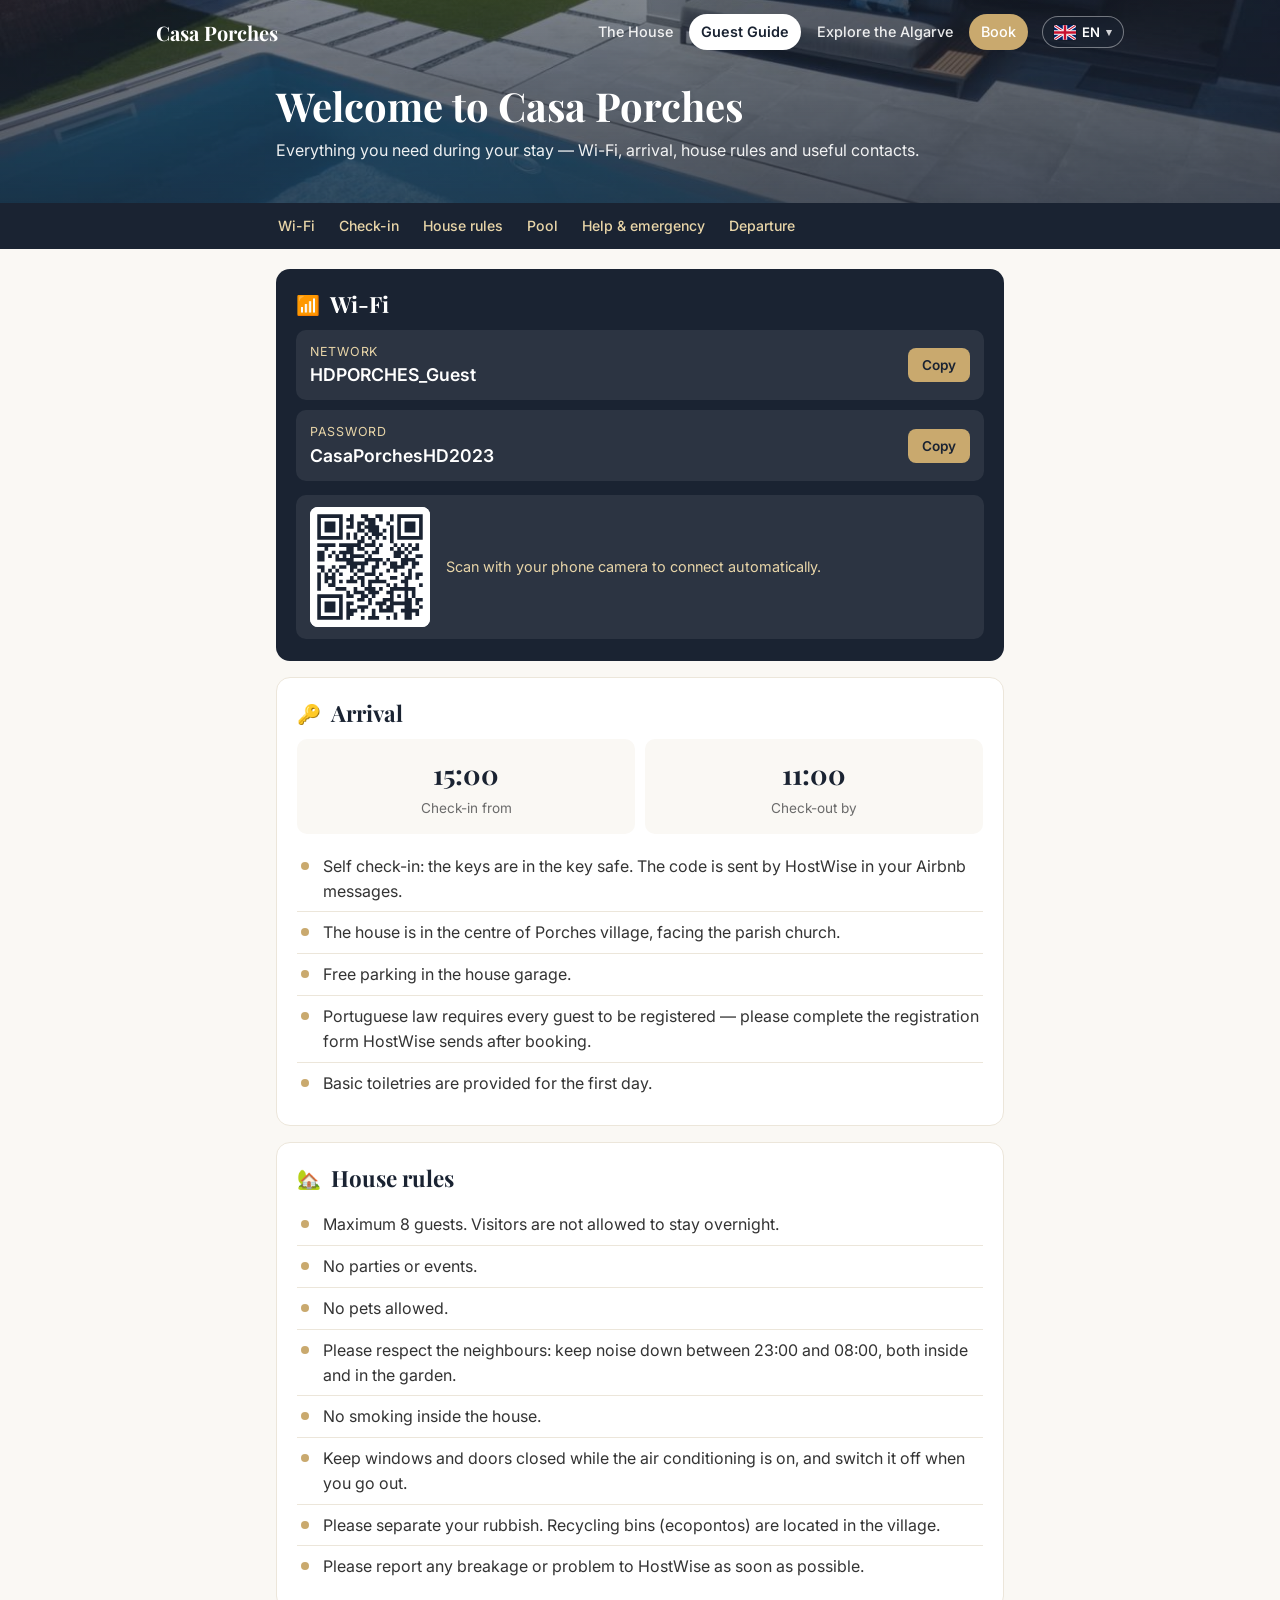
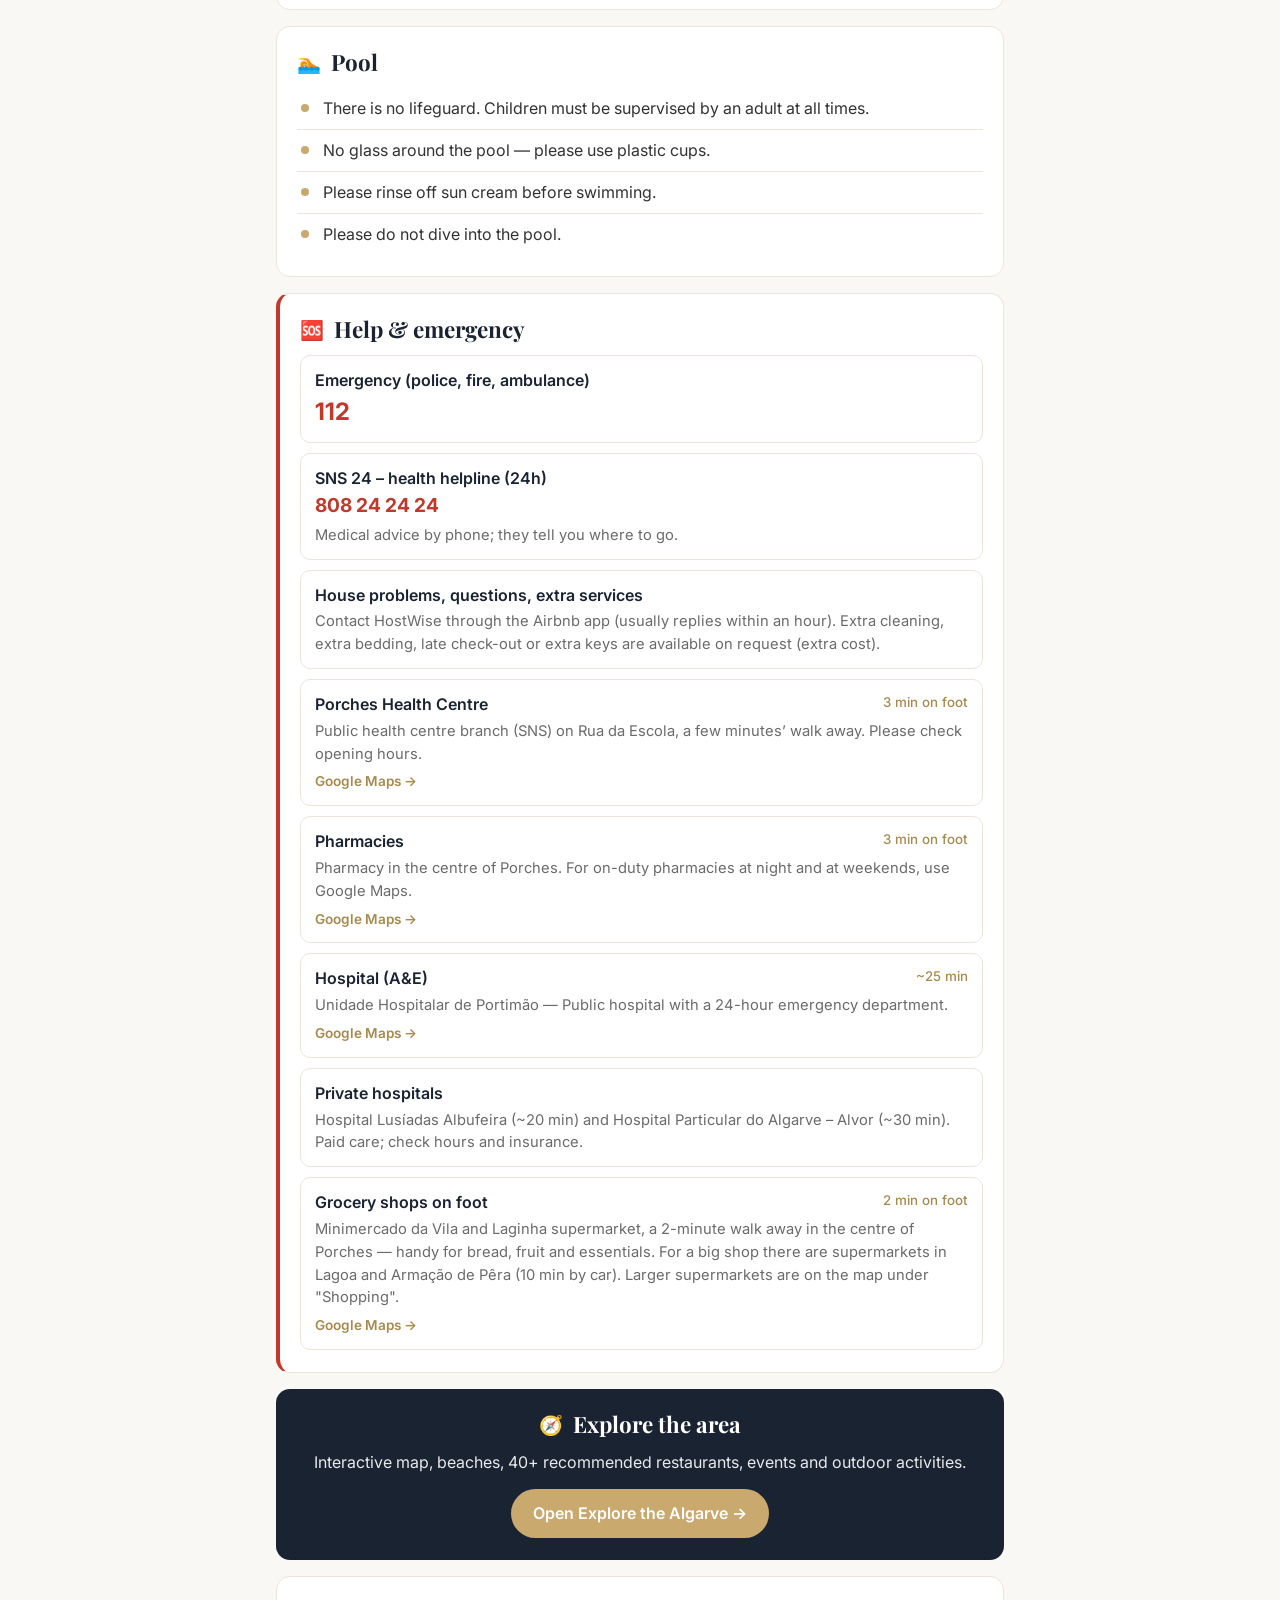
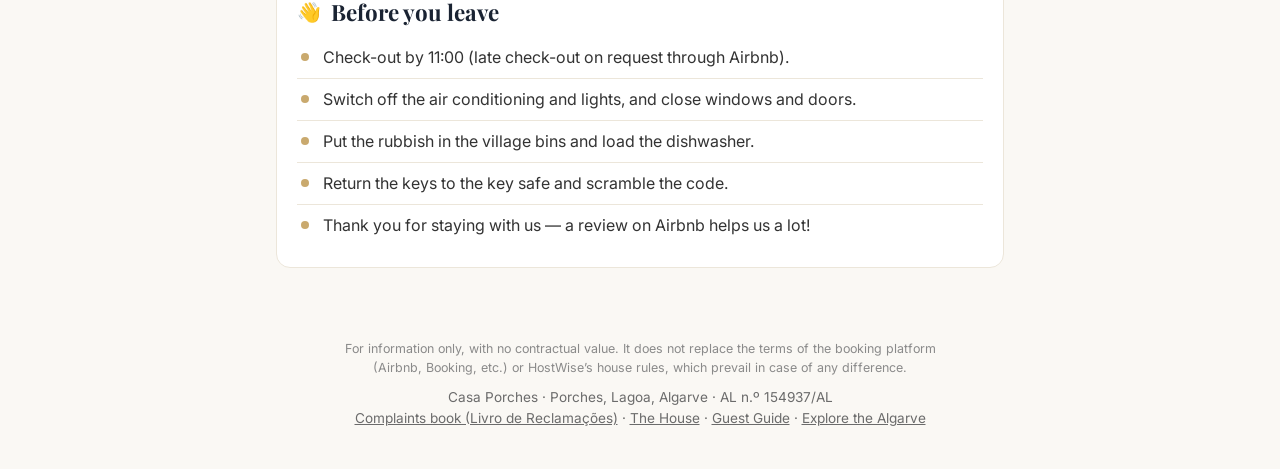
<file: guia.html>
<!DOCTYPE html>
<html lang="en">
<head>
<meta charset="UTF-8">
<meta name="viewport" content="width=device-width, initial-scale=1.0">
<title>Guest Guide | Casa Porches</title>
<meta name="description" content="Guest guide for Casa Porches, Algarve: Wi-Fi, check-in, house rules, beaches, restaurants and useful contacts.">
<meta name="robots" content="noindex">
<link rel="preconnect" href="https://fonts.googleapis.com">
<link rel="preconnect" href="https://fonts.gstatic.com" crossorigin>
<link href="https://fonts.googleapis.com/css2?family=Playfair+Display:wght@600;700&family=Inter:wght@400;500;600&display=swap" rel="stylesheet">
<link rel="stylesheet" href="guia.css?v=2">
</head>
<body data-page="guide">

<header>
  <div class="sitebar">
    <a class="brand" data-page href="index.html">Casa Porches</a>
    <nav class="mainnav"><a data-page href="index.html" data-t="site.home"></a><a data-page href="guia.html" data-t="site.guide" class="cur"></a><a data-page href="explorar.html" data-t="site.explore"></a><a data-page href="index.html#booking" data-t="site.book" class="book"></a></nav>
    <div class="lang-dd" id="langDD"><button class="lang-btn" id="langBtn" aria-haspopup="true" aria-expanded="false" aria-label="Language"></button><div class="lang-menu" id="langMenu" role="menu"></div></div>
  </div>
  <div class="hero">
    <h1 data-t="h1"></h1>
    <p data-t="sub"></p>
  </div>
</header>

<nav class="jump"><div>
  <a href="#wifi" data-t="nav.wifi"></a>
  <a href="#arrival" data-t="nav.arrival"></a>
  <a href="#rules" data-t="nav.rules"></a>
  <a href="#pool" data-t="nav.pool"></a>
  <a href="#help" data-t="nav.help"></a>
  <a href="#departure" data-t="nav.departure"></a>
</div></nav>

<main>

<section id="wifi" class="wifi">
  <h2><span class="ic">📶</span> <span data-t="nav.wifi"></span></h2>
  <div class="row">
    <div><div class="k" data-t="network"></div><div class="v" id="ssid"></div></div>
    <button data-copy="ssid" data-t="copy"></button>
  </div>
  <div class="row">
    <div><div class="k" data-t="password"></div><div class="v" id="pwd"></div></div>
    <button data-copy="pwd" data-t="copy"></button>
  </div>
  <div class="wqr"><img src="wifi-qr.svg?v=1" alt="Wi-Fi QR code" width="150" height="150"><p data-t="wifiScan"></p></div>
</section>

<section id="arrival">
  <h2><span class="ic">🔑</span> <span data-t="arrivalTitle"></span></h2>
  <div class="times">
    <div class="time"><b>15:00</b><span data-t="checkinFrom"></span></div>
    <div class="time"><b>11:00</b><span data-t="checkoutBy"></span></div>
  </div>
  <ul class="list" data-list="arrival"></ul>
</section>

<section id="rules">
  <h2><span class="ic">🏡</span> <span data-t="rulesTitle"></span></h2>
  <ul class="list" data-list="rules"></ul>
</section>

<section id="pool">
  <h2><span class="ic">🏊</span> <span data-t="poolTitle"></span></h2>
  <ul class="list" data-list="pool"></ul>
</section>

<section id="help" class="sos">
  <h2><span class="ic">🆘</span> <span data-t="helpTitle"></span></h2>
  <div class="cards">
    <div class="card"><div class="t"><span data-t="emergency"></span></div><a class="big" href="tel:112">112</a></div>
    <div class="card"><div class="t"><span data-t="sns"></span></div><a class="big" href="tel:+351808242424" style="font-size:1.2rem">808 24 24 24</a><p data-t="snsDesc"></p></div>
    <div class="card"><div class="t"><span data-t="host"></span></div><p data-t="hostDesc"></p></div>
    <div class="card"><div class="t"><span data-t="hcPorches"></span><small>3 min <span data-t="walk"></span></small></div><p data-t="hcPorchesDesc"></p>
      <a class="map" target="_blank" rel="noopener" href="https://www.google.com/maps/search/?api=1&query=Centro+de+Sa%C3%BAde+de+Porches">Google Maps →</a></div>
    <div class="card"><div class="t"><span data-t="pharmacies"></span><small>3 min <span data-t="walk"></span></small></div><p data-t="pharmPorches"></p>
      <a class="map" target="_blank" rel="noopener" href="https://www.google.com/maps/search/?api=1&query=farm%C3%A1cia+Porches">Google Maps →</a></div>
    <div class="card"><div class="t"><span data-t="hospital"></span><small>~25 min</small></div><p>Unidade Hospitalar de Portimão — <span data-t="hospSns"></span></p>
      <a class="map" target="_blank" rel="noopener" href="https://www.google.com/maps/search/?api=1&query=Hospital+de+Portim%C3%A3o">Google Maps →</a></div>
    <div class="card"><div class="t"><span data-t="hospPrivate"></span></div><p data-t="hospPrivateDesc"></p></div>
    <div class="card"><div class="t"><span data-t="shopsWalk"></span><small>2 min <span data-t="walk"></span></small></div><p data-t="shopsWalkDesc"></p>
      <a class="map" target="_blank" rel="noopener" href="https://www.google.com/maps/search/?api=1&query=Laginha+Porches">Google Maps →</a></div>
  </div>
</section>

<section class="cta">
  <h2><span class="ic">🧭</span> <span data-t="guide.ctaTitle"></span></h2>
  <p data-t="guide.ctaText"></p>
  <a data-page href="explorar.html" data-t="guide.ctaBtn"></a>
</section>

<section id="departure">
  <h2><span class="ic">👋</span> <span data-t="departureTitle"></span></h2>
  <ul class="list" data-list="departure"></ul>
</section>

</main>

<footer>
  <p class="disc" data-t="disclaimer"></p>
  <p>Casa Porches · Porches, Lagoa, Algarve · AL n.º 154937/AL</p>
  <p><a href="https://www.livroreclamacoes.pt" target="_blank" rel="noopener" data-t="complaints"></a> · <a data-page href="index.html" data-t="site.home"></a> · <a data-page href="guia.html" data-t="site.guide"></a> · <a data-page href="explorar.html" data-t="site.explore"></a></p>
</footer>

<script src="guia.js?v=3"></script>
</body>
</html>
</file>
<file: guia.css>
:root{--gold:#c9a96e;--gold-dark:#a88a4e;--navy:#1a2332;--navy-light:#2a3a4f;--cream:#faf8f4;--text:#333;--muted:#6b6b6b;--line:#ece6da;--radius:14px}
*{box-sizing:border-box;margin:0;padding:0}
html{scroll-behavior:smooth}
body{font-family:'Inter',-apple-system,sans-serif;color:var(--text);background:var(--cream);line-height:1.55;font-size:16px}
h1,h2,h3{font-family:'Playfair Display',Georgia,serif;line-height:1.2;color:var(--navy)}
a{color:var(--gold-dark)}
header{position:relative;color:#fff;background:linear-gradient(rgba(26,35,50,.55),rgba(26,35,50,.78)),url('images/house_0.jpg') center/cover;padding:0 0 40px}
body[data-page=explore] header{background:linear-gradient(rgba(26,35,50,.45),rgba(26,35,50,.78)),url('images/beaches_0.jpg') center/cover}
/* barra do site (igual em todas as páginas) */
.sitebar{max-width:1000px;margin:0 auto;padding:14px 16px;display:flex;align-items:center;gap:14px;flex-wrap:wrap}
.sitebar .brand{font-family:'Playfair Display',serif;font-size:1.25rem;color:#fff;text-decoration:none;font-weight:700}
.mainnav{display:flex;gap:4px;margin-left:auto;flex-wrap:wrap}
.mainnav a{color:#fff;text-decoration:none;font-size:.9rem;font-weight:500;padding:7px 12px;border-radius:999px;opacity:.9}
.mainnav a:hover{background:rgba(255,255,255,.15);opacity:1}
.mainnav a.cur{background:#fff;color:var(--navy);opacity:1;font-weight:600}
.mainnav a.book{background:var(--gold);color:#fff;opacity:1}
.lang-dd{position:relative}
.lang-btn{display:flex;align-items:center;gap:6px;background:rgba(26,35,50,.55);color:#fff;border:1px solid rgba(255,255,255,.4);border-radius:999px;padding:7px 11px;font:600 .82rem 'Inter',sans-serif;cursor:pointer}
.lang-btn svg,.lang-menu svg{width:22px;height:15px;border-radius:2px;box-shadow:0 0 0 1px rgba(0,0,0,.15);flex:none}
.lang-menu{display:none;position:absolute;right:0;top:calc(100% + 8px);background:#fff;border-radius:12px;box-shadow:0 12px 40px rgba(0,0,0,.25);padding:6px;min-width:170px;z-index:1300}
.lang-menu.open{display:block}
.lang-menu button{display:flex;align-items:center;gap:10px;width:100%;border:0;background:none;padding:9px 12px;border-radius:8px;font:500 .92rem 'Inter',sans-serif;color:var(--navy);cursor:pointer;text-align:left}
.lang-menu button:hover{background:var(--cream)}.lang-menu button.on{background:#f3ece0;font-weight:600}
@media (max-width:760px){.mainnav{order:3;width:100%;margin-left:0;justify-content:space-between;background:rgba(26,35,50,.45);border-radius:14px;padding:4px}
 .mainnav a{flex:1;text-align:center;padding:8px 4px;font-size:.8rem}.lang-dd{margin-left:auto}}
.hero{max-width:760px;margin:18px auto 0;padding:0 16px}
.cta{background:var(--navy);color:#fff;border:0;text-align:center}
.cta h2{color:#fff;justify-content:center}
.cta p{opacity:.9;margin-bottom:14px}
.cta a{display:inline-block;background:var(--gold);color:#fff;text-decoration:none;font-weight:600;padding:12px 22px;border-radius:999px}
@media (max-width:360px){}
.hero h1{color:#fff;font-size:2rem;margin-bottom:8px}
.hero p{opacity:.92}
nav.jump{position:sticky;top:0;z-index:1100;background:var(--navy);overflow-x:auto;white-space:nowrap;-webkit-overflow-scrolling:touch}
nav.jump div{max-width:760px;margin:0 auto;padding:0 8px}
nav.jump a{display:inline-block;color:#e8d5a8;text-decoration:none;font-size:.88rem;font-weight:500;padding:12px 10px}
main{max-width:760px;margin:0 auto;padding:20px 16px 48px}
section{background:#fff;border:1px solid var(--line);border-radius:var(--radius);padding:22px 20px;margin-bottom:16px;scroll-margin-top:56px}
section h2{font-size:1.4rem;margin-bottom:12px;display:flex;align-items:center;gap:10px}
section h2 .ic{font-size:1.2rem}
section h3{font-size:1.05rem;margin:16px 0 6px}
ul.list{list-style:none}
ul.list li{padding:8px 0 8px 26px;border-bottom:1px solid var(--line);position:relative}
ul.list li:last-child{border-bottom:0}
ul.list li::before{content:"";position:absolute;left:4px;top:16px;width:8px;height:8px;border-radius:50%;background:var(--gold)}
.wifi{background:var(--navy);color:#fff;border:0}
.wifi h2{color:#fff}
.wifi .row{display:flex;justify-content:space-between;align-items:center;gap:12px;background:rgba(255,255,255,.08);border-radius:10px;padding:12px 14px;margin-top:10px}
.wifi .k{font-size:.78rem;text-transform:uppercase;letter-spacing:.06em;color:#e8d5a8}
.wifi .v{font-size:1.1rem;font-weight:600;word-break:break-all}
.wifi button{flex:none;border:0;background:var(--gold);color:var(--navy);font:600 .85rem 'Inter';padding:9px 14px;border-radius:8px;cursor:pointer}
.wqr{display:flex;align-items:center;gap:16px;margin-top:14px;background:rgba(255,255,255,.08);border-radius:10px;padding:12px 14px}
.wqr img{width:120px;height:120px;border-radius:8px;background:#fff;flex:none}
.wqr p{font-size:.9rem;color:#e8d5a8}
.times{display:grid;grid-template-columns:1fr 1fr;gap:10px;margin-bottom:12px}
.time{background:var(--cream);border-radius:10px;padding:14px;text-align:center}
.time b{display:block;font-family:'Playfair Display',serif;font-size:1.7rem;color:var(--navy)}
.time span{font-size:.85rem;color:var(--muted)}
.cards{display:grid;gap:10px}
.rchips{padding:0 0 4px !important;margin-bottom:12px;flex-wrap:nowrap !important;overflow-x:auto;-webkit-overflow-scrolling:touch}
.rchips button{flex:none}
.rchips button.on{background:var(--navy);color:#fff;border-color:var(--navy)}
.card .meta{display:flex;flex-wrap:wrap;gap:6px;margin-top:6px;font-size:.78rem}
.card .meta span{background:var(--cream);border-radius:999px;padding:2px 9px;color:var(--gold-dark);font-weight:600}
.card .meta span.near{background:#e8f3ec;color:#2e7d4f}
.evwho{display:flex;align-items:center;gap:8px;margin-bottom:12px}
.evwho>span{font-size:.82rem;color:var(--muted);flex:none}
.evwho .rchips{margin:0}
.rchips button.tag.on{background:var(--gold-dark);border-color:var(--gold-dark);color:#fff}
.card .when{font-size:.86rem;font-weight:600;color:var(--navy);margin-top:4px}
.badge{display:inline-block;font-size:.7rem;font-weight:700;letter-spacing:.03em;text-transform:uppercase;border-radius:999px;padding:2px 8px;margin-left:6px;vertical-align:middle}
.badge.ok{background:#e8f3ec;color:#2e7d4f}
.badge.live{background:#fdecea;color:#c0392b}
.card .links{display:flex;gap:14px;flex-wrap:wrap}
.card .nm{display:flex;align-items:flex-start;gap:10px}
.ico{flex:none;width:38px;height:38px;border-radius:50%;background:var(--cream);border:1px solid var(--line);display:inline-flex;align-items:center;justify-content:center;font-size:1.25rem;line-height:1;margin-top:-4px}
.ico.ph{object-fit:cover;padding:0}
.card .nm+small{margin-top:2px}
.card.pic{padding:0;overflow:hidden;display:flex;flex-direction:column}
.card.pic .cimg{width:100%;aspect-ratio:2/1;object-fit:cover;display:block;background:var(--cream)}
.card.pic .cbody{padding:12px 14px 14px}
.card .loc{font-size:.82rem;color:var(--gold-dark);font-weight:500}
.card{border:1px solid var(--line);border-radius:10px;padding:12px 14px}
.card .t{display:flex;justify-content:space-between;gap:10px;font-weight:600;color:var(--navy)}
.card .t small{font-weight:500;color:var(--gold-dark);white-space:nowrap}
.card p{font-size:.92rem;color:var(--muted);margin-top:3px}
.card a.map{display:inline-block;margin-top:6px;font-size:.85rem;font-weight:600;text-decoration:none}
.sos{border-left:4px solid #c0392b}
.big{font-size:1.5rem;font-weight:700;color:#c0392b;text-decoration:none}
.note{font-size:.88rem;color:var(--muted);margin-top:10px}
footer{text-align:center;font-size:.85rem;color:var(--muted);padding:8px 16px 40px}
footer a{color:var(--muted)}
.mapsec{padding:22px 0 0;overflow:hidden}
.mapsec h2,.mapsec .chips,.mapsec .note{padding:0 20px}
.chips{display:flex;flex-wrap:wrap;gap:6px;margin-bottom:12px}
.chips button{border:1px solid var(--line);background:#fff;border-radius:999px;padding:6px 12px;font:500 .85rem 'Inter';cursor:pointer;color:var(--navy);display:flex;align-items:center;gap:6px}
.chips button.off{opacity:.4}
.chips i{width:10px;height:10px;border-radius:50%;display:inline-block}
#leafmap{height:min(65vh,520px);min-height:340px;border-top:1px solid var(--line);z-index:0}
.mapwrap{position:relative}
.maphint{position:absolute;inset:0;z-index:500;display:none;align-items:center;justify-content:center;background:rgba(26,35,50,.25);cursor:pointer}
.maphint span{background:var(--navy);color:#fff;font-weight:600;font-size:.9rem;padding:10px 16px;border-radius:999px;box-shadow:0 4px 14px rgba(0,0,0,.25)}
.maphint.show{display:flex}
.pin{width:30px;height:30px;border-radius:50%;border:2px solid #fff;box-shadow:0 2px 6px rgba(0,0,0,.35);display:flex;align-items:center;justify-content:center;font-size:15px}
.pin.home{width:40px;height:40px;font-size:20px;background:var(--navy);border-color:var(--gold)}
.leaflet-popup-content{font-family:'Inter',sans-serif;font-size:.9rem;margin:12px 14px}
.leaflet-popup-content b{color:var(--navy);font-size:1rem}
.leaflet-popup-content a{font-weight:600}
@media (min-width:640px){.cards.two{grid-template-columns:1fr 1fr}.hero h1{font-size:2.5rem}}
footer .disc{max-width:640px;margin:0 auto 10px;font-size:.78rem;line-height:1.45;color:#8a8a8a}
</file>
